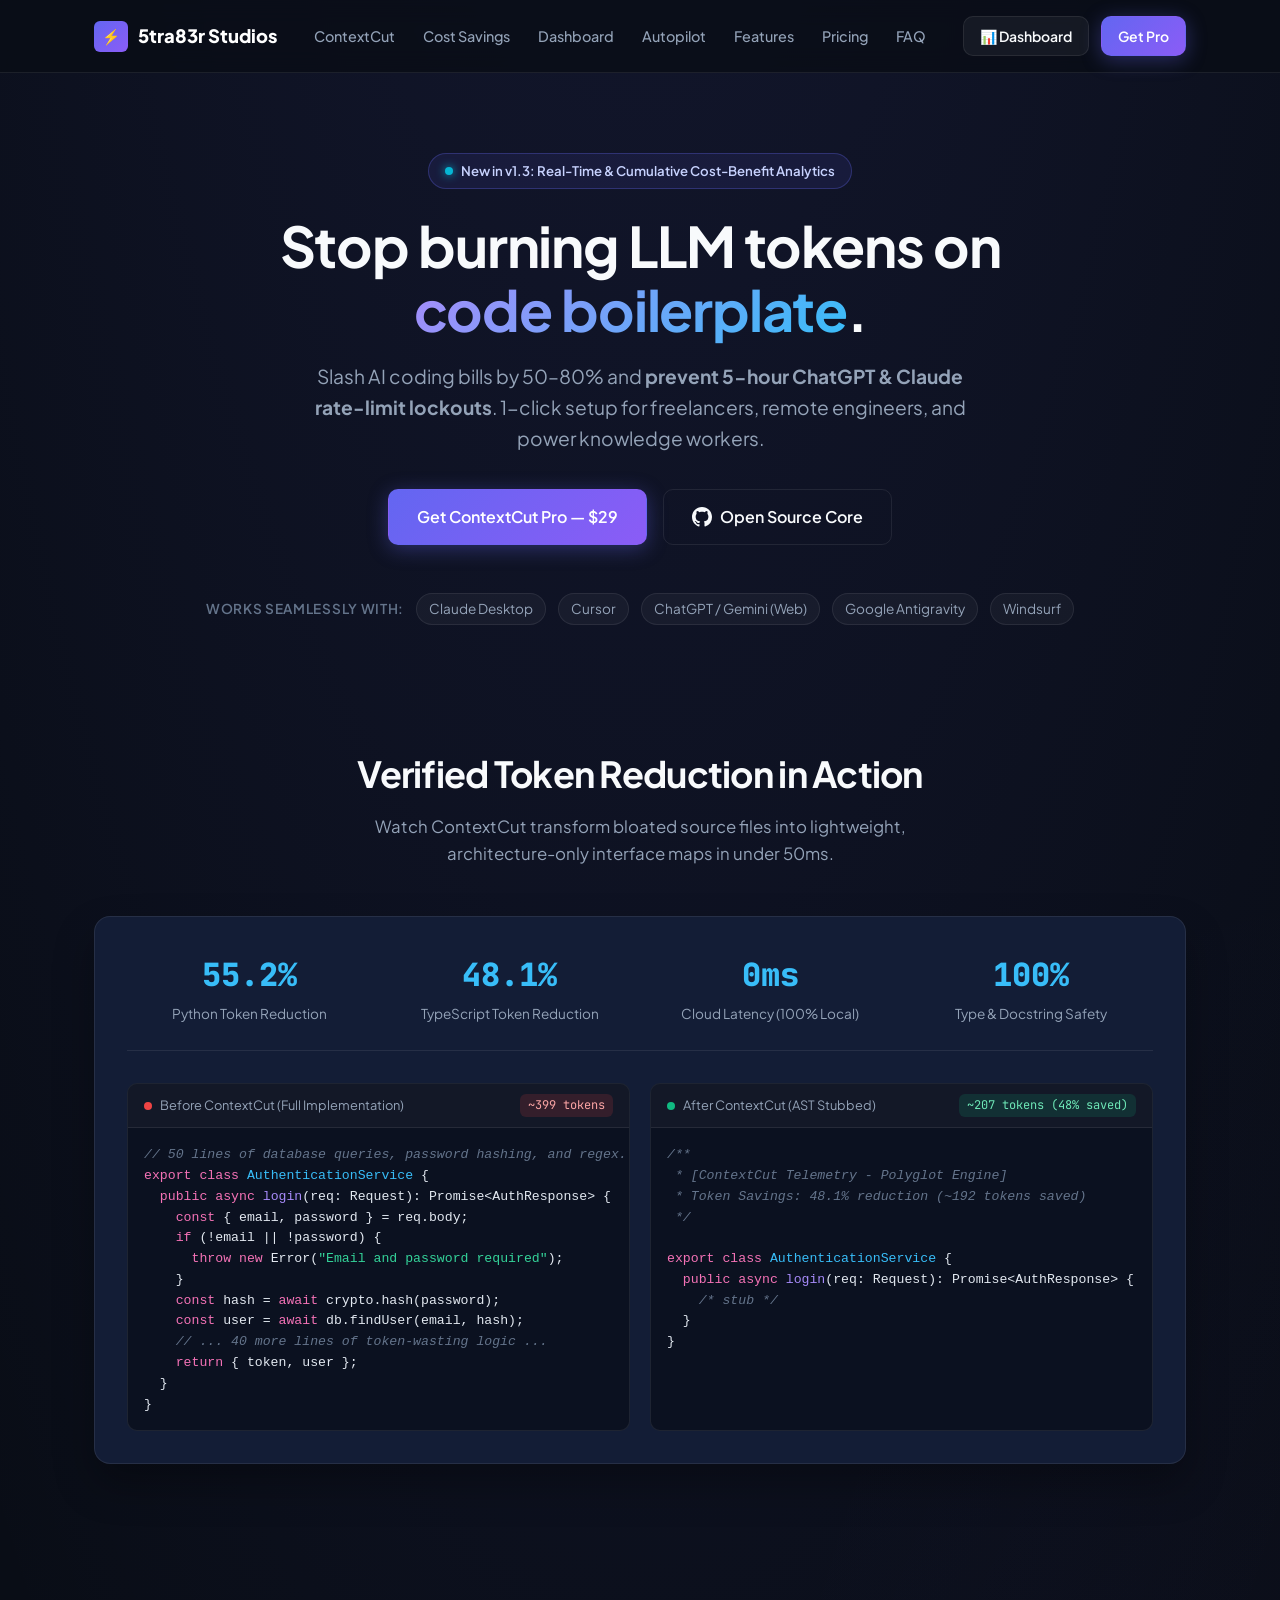
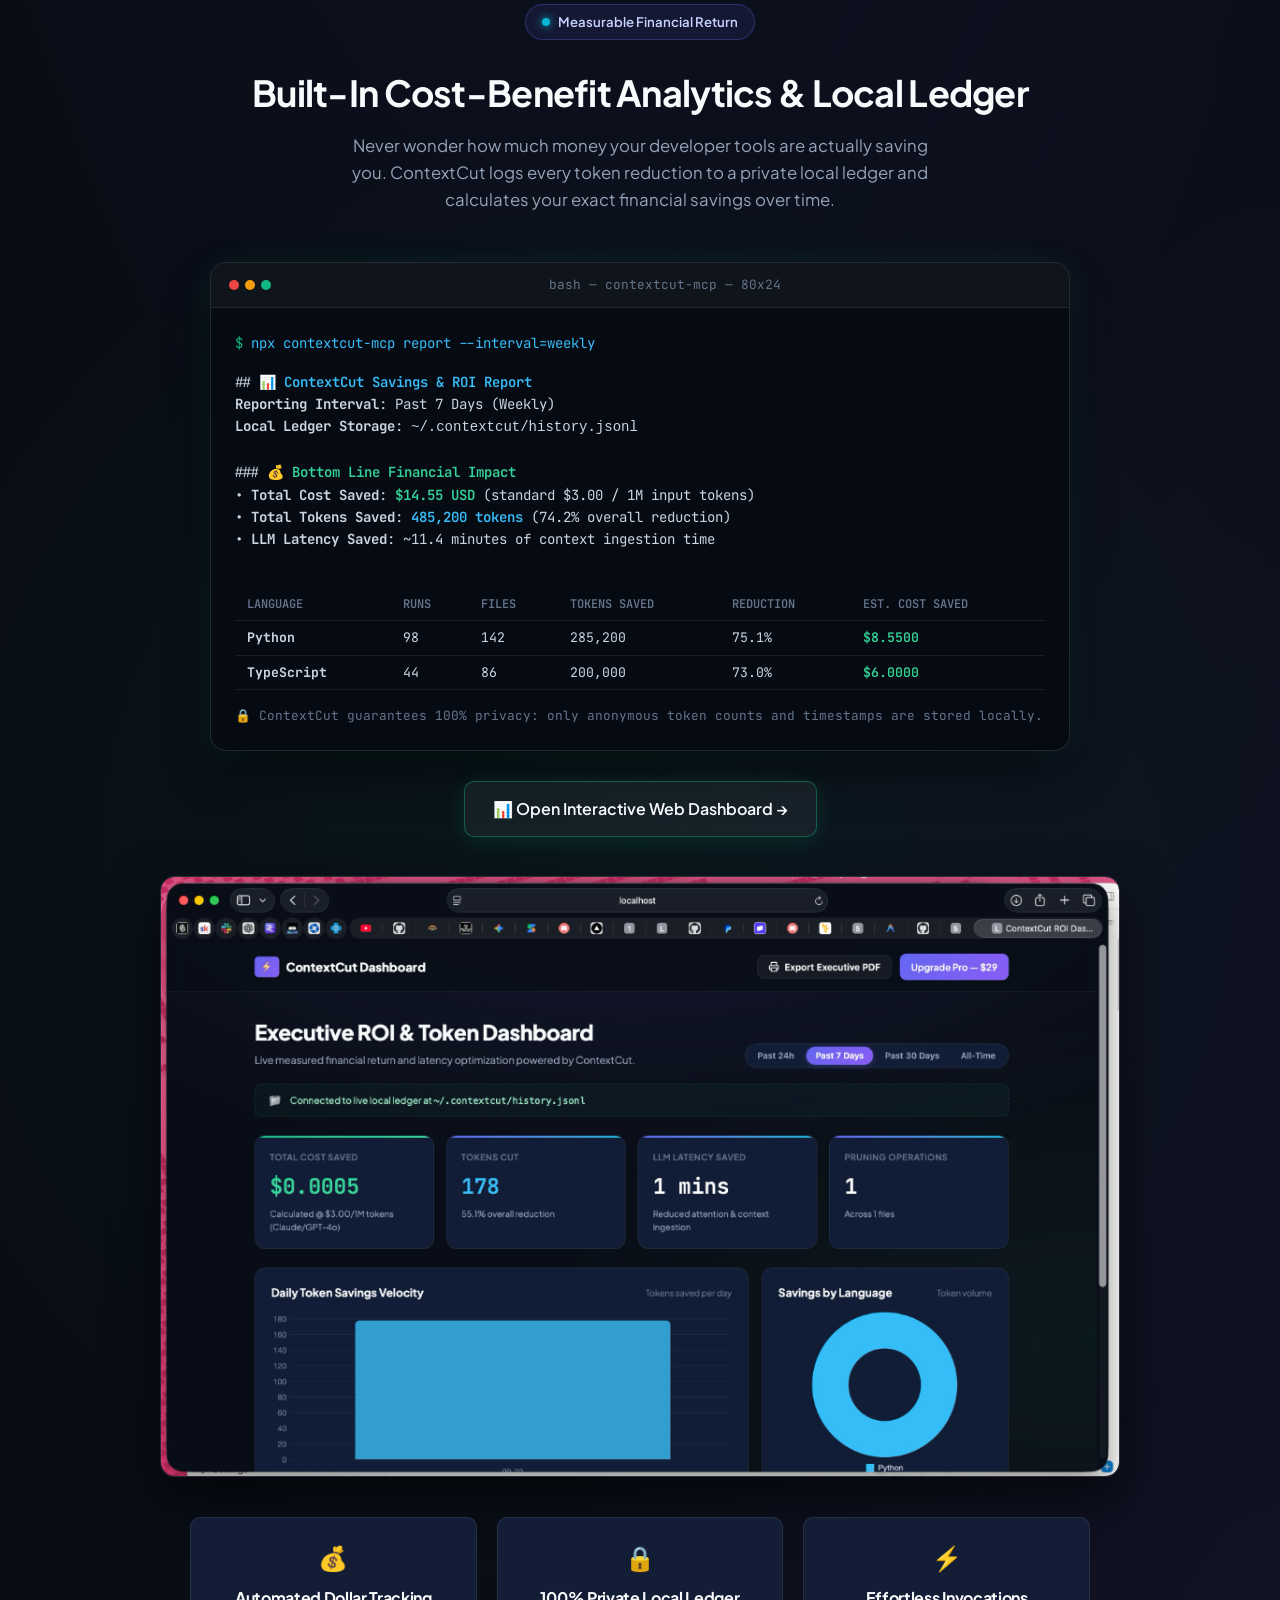
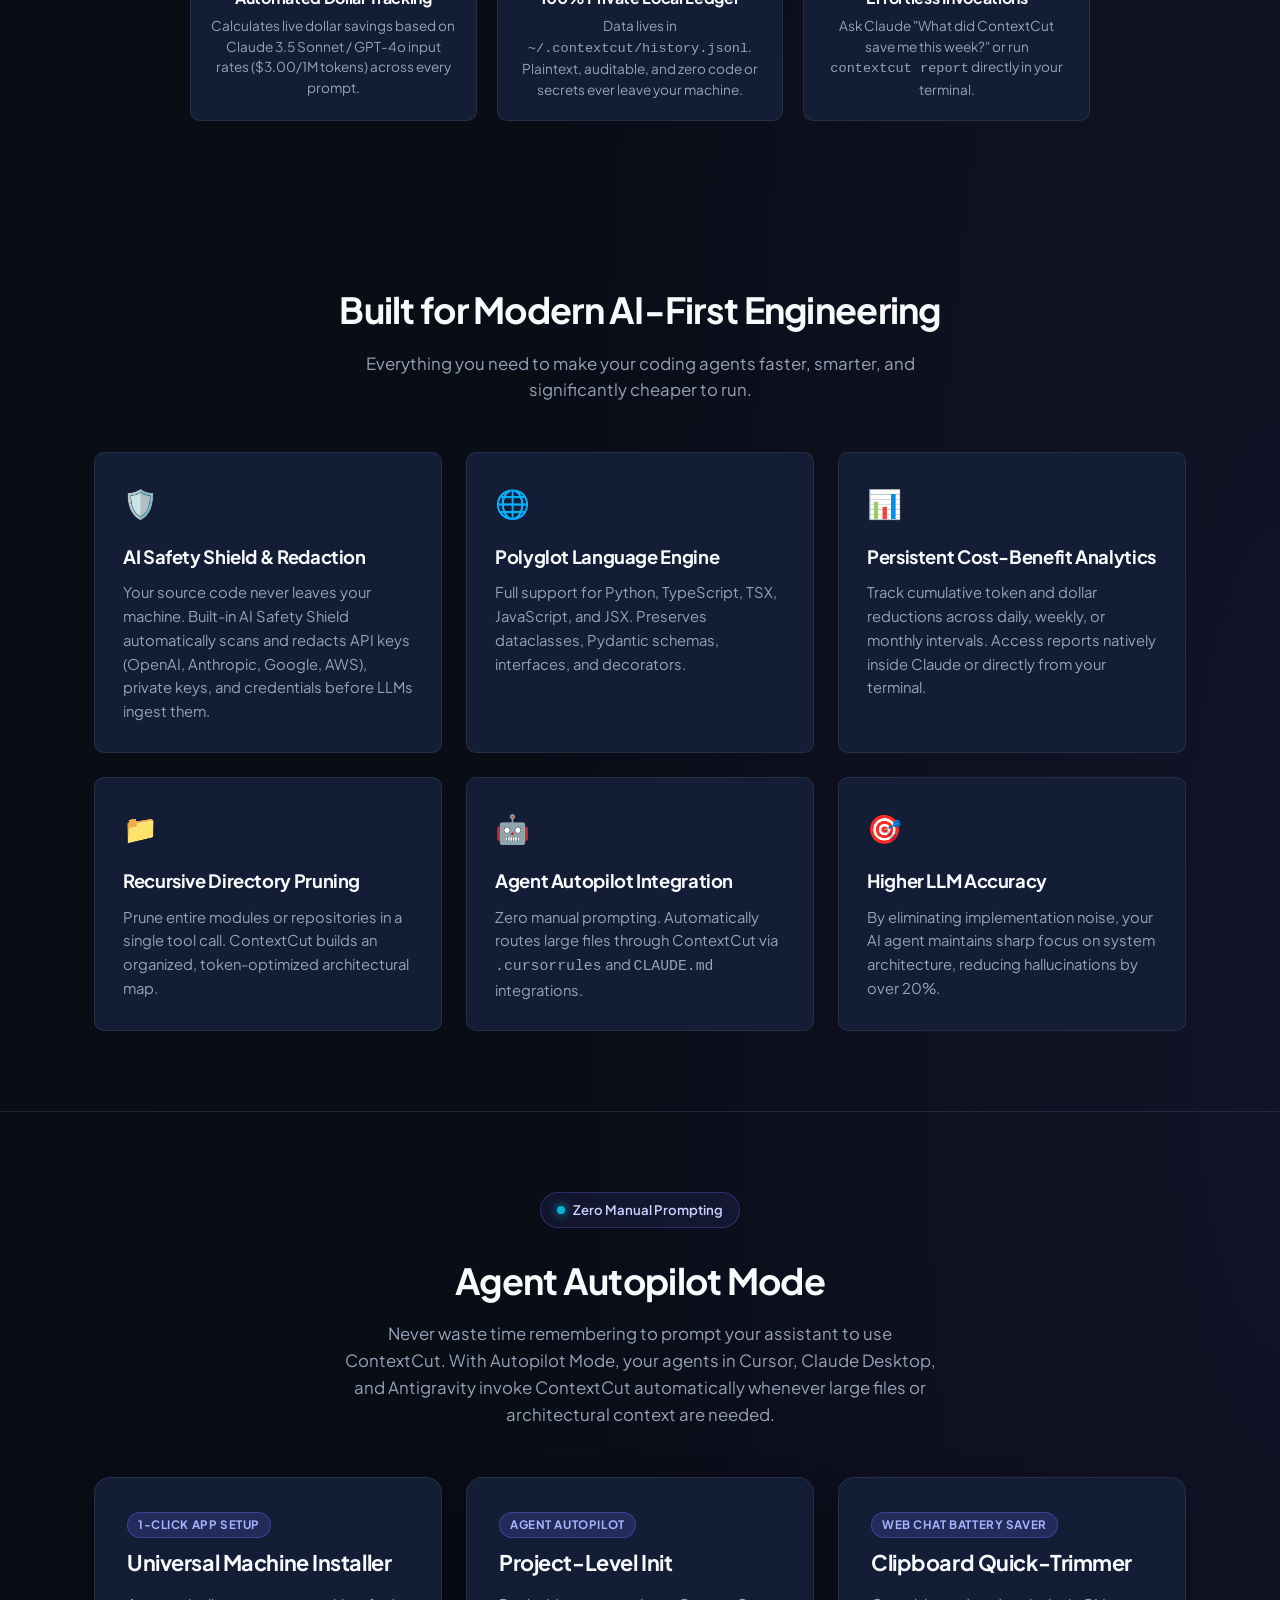
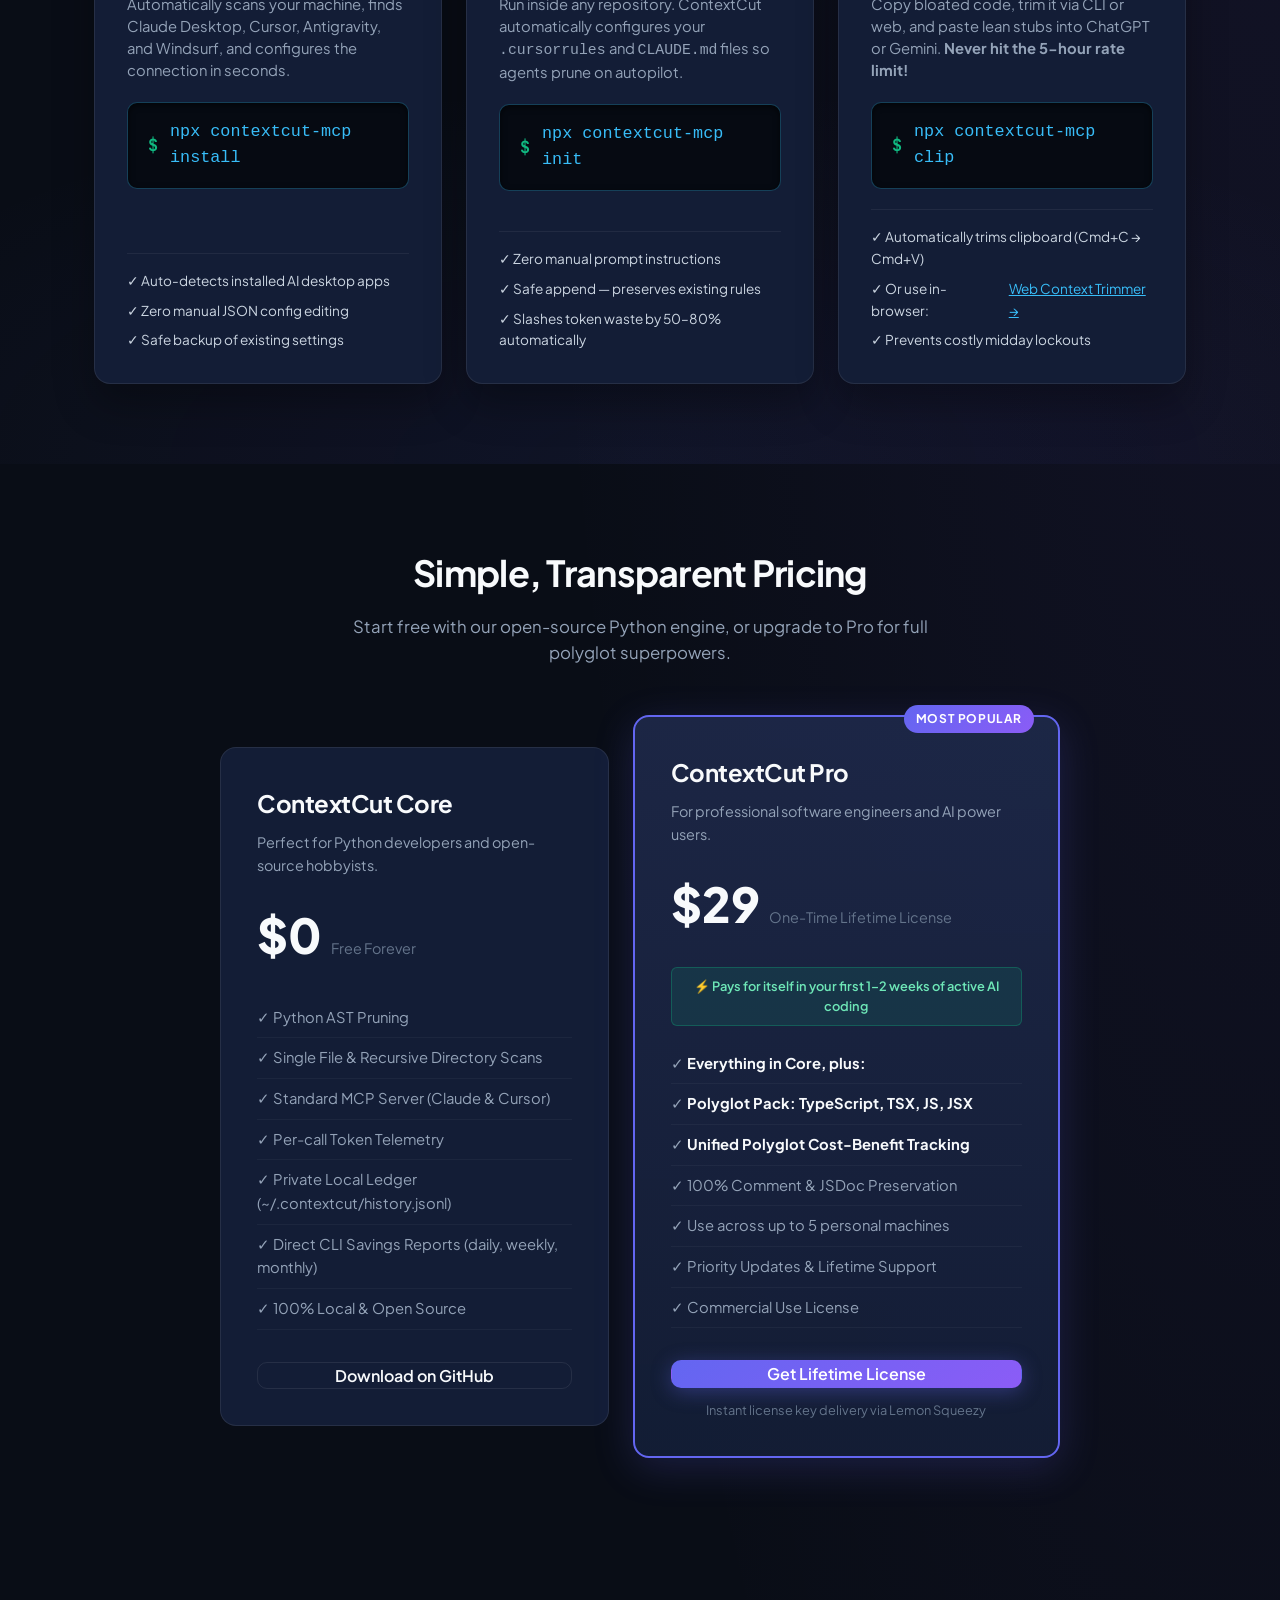
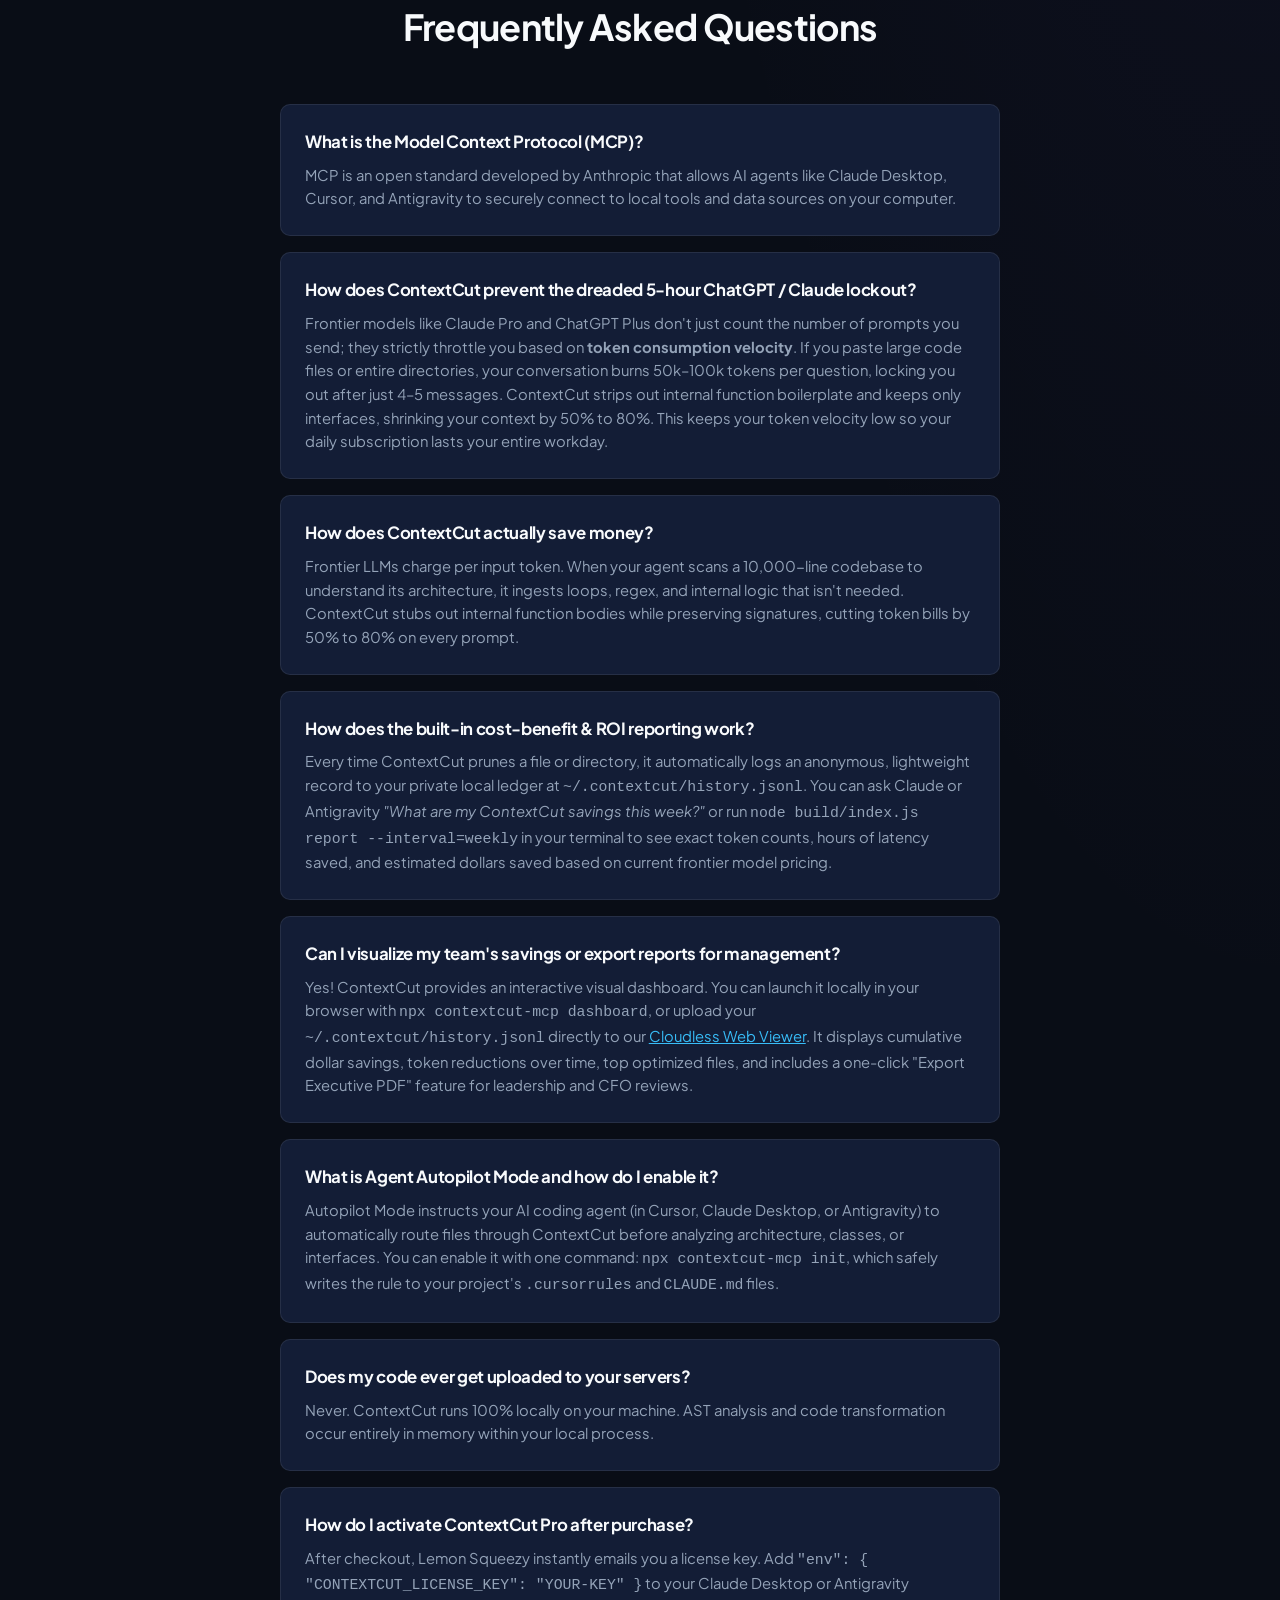
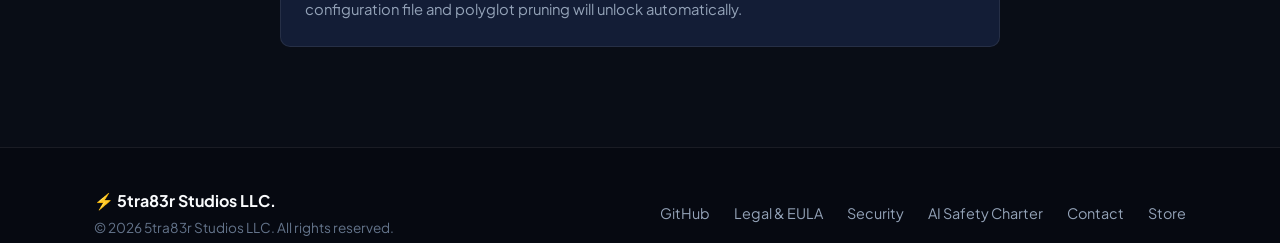
<file: index.html>
<!DOCTYPE html>
<html lang="en">
<head>
  <meta charset="UTF-8">
  <meta name="viewport" content="width=device-width, initial-scale=1.0">
  <title>5tra83r Studios | High-Performance AI Developer Tools</title>
  <meta name="description" content="5tra83r Studios builds AST-powered context optimization tools for AI coding agents. Reduce token waste by 50-80% with ContextCut.">
  <link rel="preconnect" href="https://fonts.googleapis.com">
  <link rel="preconnect" href="https://fonts.gstatic.com" crossorigin>
  <link href="https://fonts.googleapis.com/css2?family=Plus+Jakarta+Sans:wght@400;500;600;700;800&family=JetBrains+Mono:wght@400;500;600&display=swap" rel="stylesheet">
  <link rel="stylesheet" href="styles.css">
</head>
<body>

  <!-- Navigation -->
  <header class="navbar">
    <div class="nav-container">
      <a href="#" class="brand-logo">
        <span class="logo-mark">⚡</span>
        <span class="brand-name">5tra83r Studios</span>
      </a>
      <nav class="nav-links">
        <a href="#product">ContextCut</a>
        <a href="#savings">Cost Savings</a>
        <a href="viewer/">Dashboard</a>
        <a href="#autopilot">Autopilot</a>
        <a href="#features">Features</a>
        <a href="#pricing">Pricing</a>
        <a href="#faq">FAQ</a>
      </nav>
      <div class="nav-actions">
        <a href="viewer/" class="btn btn-secondary btn-sm">📊 Dashboard</a>
        <a href="#pricing" class="btn btn-primary btn-sm">Get Pro</a>
      </div>
    </div>
  </header>

  <!-- Hero Section -->
  <main>
    <section class="hero-section">
      <div class="container">
        <div class="badge-pill">
          <span class="badge-dot"></span>
          <span>New in v1.3: Real-Time & Cumulative Cost-Benefit Analytics</span>
        </div>
        <h1 class="hero-title">
          Stop burning LLM tokens on <span class="gradient-text">code boilerplate</span>.
        </h1>
        <p class="hero-subtitle">
          Slash AI coding bills by 50–80% and <strong>prevent 5-hour ChatGPT & Claude rate-limit lockouts</strong>. 1-click setup for freelancers, remote engineers, and power knowledge workers.
        </p>

        <div class="hero-cta-group">
          <a href="#pricing" class="btn btn-primary btn-lg">Get ContextCut Pro — $29</a>
          <a href="https://github.com/j-straber/contextcut-mcp" target="_blank" class="btn btn-outline btn-lg">
            <svg width="20" height="20" viewBox="0 0 24 24" fill="currentColor">
              <path d="M12 0C5.37 0 0 5.37 0 12c0 5.31 3.435 9.795 8.205 11.385.6.105.825-.255.825-.57 0-.285-.015-1.23-.015-2.235-3.015.555-3.795-.735-4.035-1.41-.135-.345-.72-1.41-1.23-1.695-.42-.225-1.02-.78-.015-.795.945-.015 1.62.87 1.845 1.23 1.08 1.815 2.805 1.305 3.495.99.105-.78.42-1.305.765-1.605-2.67-.3-5.46-1.335-5.46-5.925 0-1.305.465-2.385 1.23-3.225-.12-.3-.54-1.53.12-3.18 0 0 1.005-.315 3.3 1.23.96-.27 1.98-.405 3-.405s2.04.135 3 .405c2.295-1.56 3.3-1.23 3.3-1.23.66 1.65.24 2.88.12 3.18.765.84 1.23 1.905 1.23 3.225 0 4.605-2.805 5.625-5.475 5.925.435.375.81 1.095.81 2.22 0 1.605-.015 2.895-.015 3.3 0 .315.225.69.825.57A12.02 12.02 0 0024 12c0-6.63-5.37-12-12-12z"/>
            </svg>
            Open Source Core
          </a>
        </div>

        <!-- Compatible With Banner -->
        <div class="compatibility-bar">
          <span class="compat-label">Works Seamlessly With:</span>
          <span class="compat-tag">Claude Desktop</span>
          <span class="compat-tag">Cursor</span>
          <span class="compat-tag">ChatGPT / Gemini (Web)</span>
          <span class="compat-tag">Google Antigravity</span>
          <span class="compat-tag">Windsurf</span>
        </div>
      </div>
    </section>

    <!-- Live Telemetry / Before & After Section -->
    <section id="product" class="demo-section">
      <div class="container">
        <div class="section-header">
          <h2 class="section-title">Verified Token Reduction in Action</h2>
          <p class="section-desc">Watch ContextCut transform bloated source files into lightweight, architecture-only interface maps in under 50ms.</p>
        </div>

        <div class="telemetry-card">
          <div class="telemetry-stats-grid">
            <div class="stat-box">
              <span class="stat-number">55.2%</span>
              <span class="stat-label">Python Token Reduction</span>
            </div>
            <div class="stat-box">
              <span class="stat-number">48.1%</span>
              <span class="stat-label">TypeScript Token Reduction</span>
            </div>
            <div class="stat-box">
              <span class="stat-number">0ms</span>
              <span class="stat-label">Cloud Latency (100% Local)</span>
            </div>
            <div class="stat-box">
              <span class="stat-number">100%</span>
              <span class="stat-label">Type & Docstring Safety</span>
            </div>
          </div>

          <div class="code-compare-container">
            <div class="code-panel">
              <div class="code-panel-header">
                <span class="status-indicator red"></span>
                <span>Before ContextCut (Full Implementation)</span>
                <span class="token-pill">~399 tokens</span>
              </div>
              <pre><code><span class="comment">// 50 lines of database queries, password hashing, and regex...</span>
<span class="keyword">export class</span> <span class="type">AuthenticationService</span> {
  <span class="keyword">public async</span> <span class="func">login</span>(req: Request): Promise&lt;AuthResponse&gt; {
    <span class="keyword">const</span> { email, password } = req.body;
    <span class="keyword">if</span> (!email || !password) {
      <span class="keyword">throw new</span> Error(<span class="string">"Email and password required"</span>);
    }
    <span class="keyword">const</span> hash = <span class="keyword">await</span> crypto.hash(password);
    <span class="keyword">const</span> user = <span class="keyword">await</span> db.findUser(email, hash);
    <span class="comment">// ... 40 more lines of token-wasting logic ...</span>
    <span class="keyword">return</span> { token, user };
  }
}</code></pre>
            </div>

            <div class="code-panel">
              <div class="code-panel-header">
                <span class="status-indicator green"></span>
                <span>After ContextCut (AST Stubbed)</span>
                <span class="token-pill green">~207 tokens (48% saved)</span>
              </div>
              <pre><code><span class="comment">/**
 * [ContextCut Telemetry - Polyglot Engine]
 * Token Savings: 48.1% reduction (~192 tokens saved)
 */</span>

<span class="keyword">export class</span> <span class="type">AuthenticationService</span> {
  <span class="keyword">public async</span> <span class="func">login</span>(req: Request): Promise&lt;AuthResponse&gt; { 
    <span class="comment">/* stub */</span> 
  }
}</code></pre>
            </div>
          </div>
        </div>
      </div>
    </section>

    <!-- Persistent ROI & Cost-Benefit Analytics Section -->
    <section id="savings" class="roi-section">
      <div class="container">
        <div class="section-header">
          <div class="badge-pill">
            <span class="badge-dot"></span>
            <span>Measurable Financial Return</span>
          </div>
          <h2 class="section-title">Built-In Cost-Benefit Analytics & Local Ledger</h2>
          <p class="section-desc">Never wonder how much money your developer tools are actually saving you. ContextCut logs every token reduction to a private local ledger and calculates your exact financial savings over time.</p>
        </div>

        <!-- Terminal Window Preview -->
        <div class="terminal-window">
          <div class="terminal-header">
            <div class="terminal-dots">
              <span class="terminal-dot close"></span>
              <span class="terminal-dot min"></span>
              <span class="terminal-dot max"></span>
            </div>
            <span class="terminal-title">bash — contextcut-mcp — 80x24</span>
          </div>
          <div class="terminal-body">
            <div class="terminal-cmd">
              <span class="prompt-symbol">$</span>
              <span>npx contextcut-mcp report --interval=weekly</span>
            </div>
            <div class="terminal-output">
              <p>## 📊 <span class="terminal-highlight-cyan">ContextCut Savings & ROI Report</span></p>
              <p><strong>Reporting Interval</strong>: Past 7 Days (Weekly)</p>
              <p><strong>Local Ledger Storage</strong>: <code>~/.contextcut/history.jsonl</code></p>
              <br>
              <p>### 💰 <span class="terminal-highlight-green">Bottom Line Financial Impact</span></p>
              <p>• <strong>Total Cost Saved</strong>: <span class="terminal-highlight-green">$14.55 USD</span> (standard $3.00 / 1M input tokens)</p>
              <p>• <strong>Total Tokens Saved</strong>: <span class="terminal-highlight-cyan">485,200 tokens</span> (74.2% overall reduction)</p>
              <p>• <strong>LLM Latency Saved</strong>: ~11.4 minutes of context ingestion time</p>
              <br>
              <table class="terminal-table">
                <thead>
                  <tr>
                    <th>Language</th>
                    <th>Runs</th>
                    <th>Files</th>
                    <th>Tokens Saved</th>
                    <th>Reduction</th>
                    <th>Est. Cost Saved</th>
                  </tr>
                </thead>
                <tbody>
                  <tr>
                    <td><strong>Python</strong></td>
                    <td>98</td>
                    <td>142</td>
                    <td>285,200</td>
                    <td>75.1%</td>
                    <td class="terminal-highlight-green">$8.5500</td>
                  </tr>
                  <tr>
                    <td><strong>TypeScript</strong></td>
                    <td>44</td>
                    <td>86</td>
                    <td>200,000</td>
                    <td>73.0%</td>
                    <td class="terminal-highlight-green">$6.0000</td>
                  </tr>
                </tbody>
              </table>
              <p style="color: #64748b; font-size: 0.8rem; margin-top: 12px;">🔒 ContextCut guarantees 100% privacy: only anonymous token counts and timestamps are stored locally.</p>
            </div>
          </div>
        </div>

        <div style="text-align: center; margin: -10px auto 40px;">
          <a href="viewer/" class="btn btn-secondary btn-lg" style="border-color: rgba(16, 185, 129, 0.4); box-shadow: 0 4px 20px rgba(16, 185, 129, 0.15); margin-bottom: 24px; display: inline-flex;">
            <span>📊 Open Interactive Web Dashboard &rarr;</span>
          </a>
          <div style="max-width: 960px; margin: 15px auto 0; border-radius: 14px; overflow: hidden; border: 1px solid rgba(255,255,255,0.12); box-shadow: 0 20px 50px rgba(0,0,0,0.6);">
            <a href="viewer/" title="Launch Interactive Web Dashboard">
              <img src="assets/dashboard_preview.png" alt="ContextCut Executive ROI & Token Dashboard" style="width: 100%; display: block; border-radius: 14px; transition: transform 0.3s ease;" onmouseover="this.style.transform='scale(1.008)'" onmouseout="this.style.transform='scale(1.0)'" />
            </a>
          </div>
        </div>

        <!-- 3 Feature Highlight Boxes -->
        <div class="roi-highlights-grid">
          <div class="roi-highlight-item">
            <div class="roi-highlight-icon">💰</div>
            <h4 class="roi-highlight-title">Automated Dollar Tracking</h4>
            <p class="roi-highlight-desc">Calculates live dollar savings based on Claude 3.5 Sonnet / GPT-4o input rates ($3.00/1M tokens) across every prompt.</p>
          </div>
          <div class="roi-highlight-item">
            <div class="roi-highlight-icon">🔒</div>
            <h4 class="roi-highlight-title">100% Private Local Ledger</h4>
            <p class="roi-highlight-desc">Data lives in <code>~/.contextcut/history.jsonl</code>. Plaintext, auditable, and zero code or secrets ever leave your machine.</p>
          </div>
          <div class="roi-highlight-item">
            <div class="roi-highlight-icon">⚡</div>
            <h4 class="roi-highlight-title">Effortless Invocations</h4>
            <p class="roi-highlight-desc">Ask Claude "What did ContextCut save me this week?" or run <code>contextcut report</code> directly in your terminal.</p>
          </div>
        </div>
      </div>
    </section>

    <!-- Features Grid -->
    <section id="features" class="features-section">
      <div class="container">
        <div class="section-header">
          <h2 class="section-title">Built for Modern AI-First Engineering</h2>
          <p class="section-desc">Everything you need to make your coding agents faster, smarter, and significantly cheaper to run.</p>
        </div>

        <div class="features-grid">
          <div class="feature-card">
            <div class="feature-icon">🛡️</div>
            <h3 class="feature-title">AI Safety Shield & Redaction</h3>
            <p class="feature-text">Your source code never leaves your machine. Built-in AI Safety Shield automatically scans and redacts API keys (OpenAI, Anthropic, Google, AWS), private keys, and credentials before LLMs ingest them.</p>
          </div>

          <div class="feature-card">
            <div class="feature-icon">🌐</div>
            <h3 class="feature-title">Polyglot Language Engine</h3>
            <p class="feature-text">Full support for Python, TypeScript, TSX, JavaScript, and JSX. Preserves dataclasses, Pydantic schemas, interfaces, and decorators.</p>
          </div>

          <div class="feature-card">
            <div class="feature-icon">📊</div>
            <h3 class="feature-title">Persistent Cost-Benefit Analytics</h3>
            <p class="feature-text">Track cumulative token and dollar reductions across daily, weekly, or monthly intervals. Access reports natively inside Claude or directly from your terminal.</p>
          </div>

          <div class="feature-card">
            <div class="feature-icon">📁</div>
            <h3 class="feature-title">Recursive Directory Pruning</h3>
            <p class="feature-text">Prune entire modules or repositories in a single tool call. ContextCut builds an organized, token-optimized architectural map.</p>
          </div>

          <div class="feature-card">
            <div class="feature-icon">🤖</div>
            <h3 class="feature-title">Agent Autopilot Integration</h3>
            <p class="feature-text">Zero manual prompting. Automatically routes large files through ContextCut via <code>.cursorrules</code> and <code>CLAUDE.md</code> integrations.</p>
          </div>

          <div class="feature-card">
            <div class="feature-icon">🎯</div>
            <h3 class="feature-title">Higher LLM Accuracy</h3>
            <p class="feature-text">By eliminating implementation noise, your AI agent maintains sharp focus on system architecture, reducing hallucinations by over 20%.</p>
          </div>
        </div>
      </div>
    </section>

    <!-- Dedicated Autopilot Mode Section -->
    <section id="autopilot" class="autopilot-section">
      <div class="container">
        <div class="section-header">
          <div class="badge-pill">
            <span class="badge-dot"></span>
            <span>Zero Manual Prompting</span>
          </div>
          <h2 class="section-title">Agent Autopilot Mode</h2>
          <p class="section-desc">Never waste time remembering to prompt your assistant to use ContextCut. With Autopilot Mode, your agents in Cursor, Claude Desktop, and Antigravity invoke ContextCut automatically whenever large files or architectural context are needed.</p>
        </div>

        <div class="autopilot-grid">
          <!-- Card 1: 1-Click Machine Setup -->
          <div class="autopilot-card">
            <div class="autopilot-card-header">
              <span class="autopilot-step-badge">1-CLICK APP SETUP</span>
              <h3>Universal Machine Installer</h3>
            </div>
            <p>Automatically scans your machine, finds Claude Desktop, Cursor, Antigravity, and Windsurf, and configures the connection in seconds.</p>
            <div class="autopilot-code-block">
              <span class="prompt-symbol" style="color: #10b981; font-weight: bold;">$</span>
              <code>npx contextcut-mcp install</code>
            </div>
            <ul class="autopilot-card-checks">
              <li>✓ Auto-detects installed AI desktop apps</li>
              <li>✓ Zero manual JSON config editing</li>
              <li>✓ Safe backup of existing settings</li>
            </ul>
          </div>

          <!-- Card 2: 1-Click Project Autopilot -->
          <div class="autopilot-card">
            <div class="autopilot-card-header">
              <span class="autopilot-step-badge">AGENT AUTOPILOT</span>
              <h3>Project-Level Init</h3>
            </div>
            <p>Run inside any repository. ContextCut automatically configures your <code>.cursorrules</code> and <code>CLAUDE.md</code> files so agents prune on autopilot.</p>
            <div class="autopilot-code-block">
              <span class="prompt-symbol" style="color: #10b981; font-weight: bold;">$</span>
              <code>npx contextcut-mcp init</code>
            </div>
            <ul class="autopilot-card-checks">
              <li>✓ Zero manual prompt instructions</li>
              <li>✓ Safe append — preserves existing rules</li>
              <li>✓ Slashes token waste by 50–80% automatically</li>
            </ul>
          </div>

          <!-- Card 3: Clipboard Trimmer for Web Chats -->
          <div class="autopilot-card">
            <div class="autopilot-card-header">
              <span class="autopilot-step-badge">WEB CHAT BATTERY SAVER</span>
              <h3>Clipboard Quick-Trimmer</h3>
            </div>
            <p>Copy bloated code, trim it via CLI or web, and paste lean stubs into ChatGPT or Gemini. <strong>Never hit the 5-hour rate limit!</strong></p>
            <div class="autopilot-code-block">
              <span class="prompt-symbol" style="color: #10b981; font-weight: bold;">$</span>
              <code>npx contextcut-mcp clip</code>
            </div>
            <ul class="autopilot-card-checks">
              <li>✓ Automatically trims clipboard (Cmd+C &rarr; Cmd+V)</li>
              <li>✓ Or use in-browser: <a href="viewer/#trimmer" style="color: #38bdf8;">Web Context Trimmer &rarr;</a></li>
              <li>✓ Prevents costly midday lockouts</li>
            </ul>
          </div>
        </div>
      </div>
    </section>

    <!-- Pricing Section -->
    <section id="pricing" class="pricing-section">
      <div class="container">
        <div class="section-header">
          <h2 class="section-title">Simple, Transparent Pricing</h2>
          <p class="section-desc">Start free with our open-source Python engine, or upgrade to Pro for full polyglot superpowers.</p>
        </div>

        <div class="pricing-cards-container">
          <!-- Free Tier -->
          <div class="pricing-card">
            <div class="pricing-header">
              <h3 class="tier-name">ContextCut Core</h3>
              <p class="tier-desc">Perfect for Python developers and open-source hobbyists.</p>
              <div class="price-box">
                <span class="price-val">$0</span>
                <span class="price-sub">Free Forever</span>
              </div>
            </div>
            <ul class="tier-features">
              <li>✓ Python AST Pruning</li>
              <li>✓ Single File & Recursive Directory Scans</li>
              <li>✓ Standard MCP Server (Claude & Cursor)</li>
              <li>✓ Per-call Token Telemetry</li>
              <li>✓ Private Local Ledger (~/.contextcut/history.jsonl)</li>
              <li>✓ Direct CLI Savings Reports (daily, weekly, monthly)</li>
              <li>✓ 100% Local & Open Source</li>
            </ul>
            <a href="https://github.com/j-straber/contextcut-mcp" target="_blank" class="btn btn-outline btn-block">Download on GitHub</a>
          </div>

          <!-- Pro Tier -->
          <div class="pricing-card featured">
            <div class="popular-badge">MOST POPULAR</div>
            <div class="pricing-header">
              <h3 class="tier-name">ContextCut Pro</h3>
              <p class="tier-desc">For professional software engineers and AI power users.</p>
              <div class="price-box">
                <span class="price-val">$29</span>
                <span class="price-sub">One-Time Lifetime License</span>
              </div>
            </div>
            <div class="roi-callout">⚡ Pays for itself in your first 1–2 weeks of active AI coding</div>
            <ul class="tier-features">
              <li>✓ <strong>Everything in Core, plus:</strong></li>
              <li>✓ <strong>Polyglot Pack: TypeScript, TSX, JS, JSX</strong></li>
              <li>✓ <strong>Unified Polyglot Cost-Benefit Tracking</strong></li>
              <li>✓ 100% Comment & JSDoc Preservation</li>
              <li>✓ Use across up to 5 personal machines</li>
              <li>✓ Priority Updates & Lifetime Support</li>
              <li>✓ Commercial Use License</li>
            </ul>
            <a href="https://5tra83r.lemonsqueezy.com/buy/contextcut-pro" class="btn btn-primary btn-block">Get Lifetime License</a>
            <p class="guarantee-text">Instant license key delivery via Lemon Squeezy</p>
          </div>
        </div>
      </div>
    </section>

    <!-- FAQ Section -->
    <section id="faq" class="faq-section">
      <div class="container">
        <div class="section-header">
          <h2 class="section-title">Frequently Asked Questions</h2>
        </div>

        <div class="faq-list">
          <div class="faq-item">
            <h4>What is the Model Context Protocol (MCP)?</h4>
            <p>MCP is an open standard developed by Anthropic that allows AI agents like Claude Desktop, Cursor, and Antigravity to securely connect to local tools and data sources on your computer.</p>
          </div>

          <div class="faq-item">
            <h4>How does ContextCut prevent the dreaded 5-hour ChatGPT / Claude lockout?</h4>
            <p>Frontier models like Claude Pro and ChatGPT Plus don't just count the number of prompts you send; they strictly throttle you based on <strong>token consumption velocity</strong>. If you paste large code files or entire directories, your conversation burns 50k–100k tokens per question, locking you out after just 4–5 messages. ContextCut strips out internal function boilerplate and keeps only interfaces, shrinking your context by 50% to 80%. This keeps your token velocity low so your daily subscription lasts your entire workday.</p>
          </div>

          <div class="faq-item">
            <h4>How does ContextCut actually save money?</h4>
            <p>Frontier LLMs charge per input token. When your agent scans a 10,000-line codebase to understand its architecture, it ingests loops, regex, and internal logic that isn't needed. ContextCut stubs out internal function bodies while preserving signatures, cutting token bills by 50% to 80% on every prompt.</p>
          </div>

          <div class="faq-item">
            <h4>How does the built-in cost-benefit & ROI reporting work?</h4>
            <p>Every time ContextCut prunes a file or directory, it automatically logs an anonymous, lightweight record to your private local ledger at <code>~/.contextcut/history.jsonl</code>. You can ask Claude or Antigravity <em>"What are my ContextCut savings this week?"</em> or run <code>node build/index.js report --interval=weekly</code> in your terminal to see exact token counts, hours of latency saved, and estimated dollars saved based on current frontier model pricing.</p>
          </div>

          <div class="faq-item">
            <h4>Can I visualize my team's savings or export reports for management?</h4>
            <p>Yes! ContextCut provides an interactive visual dashboard. You can launch it locally in your browser with <code>npx contextcut-mcp dashboard</code>, or upload your <code>~/.contextcut/history.jsonl</code> directly to our <a href="viewer/" style="color: #38bdf8;">Cloudless Web Viewer</a>. It displays cumulative dollar savings, token reductions over time, top optimized files, and includes a one-click "Export Executive PDF" feature for leadership and CFO reviews.</p>
          </div>

          <div class="faq-item">
            <h4>What is Agent Autopilot Mode and how do I enable it?</h4>
            <p>Autopilot Mode instructs your AI coding agent (in Cursor, Claude Desktop, or Antigravity) to automatically route files through ContextCut before analyzing architecture, classes, or interfaces. You can enable it with one command: <code>npx contextcut-mcp init</code>, which safely writes the rule to your project's <code>.cursorrules</code> and <code>CLAUDE.md</code> files.</p>
          </div>

          <div class="faq-item">
            <h4>Does my code ever get uploaded to your servers?</h4>
            <p>Never. ContextCut runs 100% locally on your machine. AST analysis and code transformation occur entirely in memory within your local process.</p>
          </div>

          <div class="faq-item">
            <h4>How do I activate ContextCut Pro after purchase?</h4>
            <p>After checkout, Lemon Squeezy instantly emails you a license key. Add <code>"env": { "CONTEXTCUT_LICENSE_KEY": "YOUR-KEY" }</code> to your Claude Desktop or Antigravity configuration file and polyglot pruning will unlock automatically.</p>
          </div>
        </div>
      </div>
    </section>
  </main>

  <!-- Footer -->
  <footer class="footer">
    <div class="container footer-content">
      <div class="footer-left">
        <p class="footer-brand">⚡ 5tra83r Studios LLC.</p>
        <p class="footer-copy">© 2026 5tra83r Studios LLC. All rights reserved.</p>
      </div>
      <div class="footer-links">
        <a href="https://github.com/j-straber/contextcut-mcp">GitHub</a>
        <a href="LEGAL.md">Legal & EULA</a>
        <a href="SECURITY.md">Security</a>
        <a href="AI_SAFETY_AND_ETHICS.md">AI Safety Charter</a>
        <a href="mailto:contact@5tra83rstudios.com">Contact</a>
        <a href="https://5tra83r.lemonsqueezy.com/buy/contextcut-pro">Store</a>
      </div>
    </div>
  </footer>

</body>
</html>
</file>
<file: styles.css>
:root {
  --bg-primary: #090d16;
  --bg-secondary: #0f172a;
  --bg-card: #131d36;
  --bg-card-hover: #192545;
  --border-color: rgba(255, 255, 255, 0.08);
  --border-glow: rgba(99, 102, 241, 0.3);
  --text-primary: #f8fafc;
  --text-secondary: #94a3b8;
  --text-muted: #64748b;
  --accent-purple: #8b5cf6;
  --accent-indigo: #6366f1;
  --accent-cyan: #06b6d4;
  --accent-green: #10b981;
  --accent-red: #ef4444;
  --radius-sm: 6px;
  --radius-md: 10px;
  --radius-lg: 16px;
  --radius-full: 9999px;
  --font-sans: 'Plus Jakarta Sans', -apple-system, BlinkMacSystemFont, sans-serif;
  --font-mono: 'JetBrains Mono', monospace;
}

* {
  margin: 0;
  padding: 0;
  box-sizing: border-box;
}

body {
  background-color: var(--bg-primary);
  color: var(--text-primary);
  font-family: var(--font-sans);
  line-height: 1.6;
  -webkit-font-smoothing: antialiased;
  background-image: 
    radial-gradient(ellipse 80% 50% at 50% -20%, rgba(99, 102, 241, 0.15), transparent),
    radial-gradient(ellipse 60% 40% at 100% 50%, rgba(139, 92, 246, 0.08), transparent);
  min-height: 100vh;
}

.container {
  max-width: 1140px;
  margin: 0 auto;
  padding: 0 24px;
}

/* Typography & Utilities */
h1, h2, h3, h4 {
  font-weight: 700;
  color: var(--text-primary);
  letter-spacing: -0.02em;
}

.gradient-text {
  background: linear-gradient(135deg, #a78bfa 0%, #38bdf8 100%);
  -webkit-background-clip: text;
  -webkit-text-fill-color: transparent;
}

/* Buttons */
.btn {
  display: inline-flex;
  align-items: center;
  justify-content: center;
  gap: 8px;
  font-weight: 600;
  text-decoration: none;
  border-radius: var(--radius-md);
  transition: all 0.2s ease;
  cursor: pointer;
  border: 1px solid transparent;
}

.btn-sm {
  padding: 8px 16px;
  font-size: 0.875rem;
}

.btn-lg {
  padding: 14px 28px;
  font-size: 1rem;
}

.btn-primary {
  background: linear-gradient(135deg, var(--accent-indigo), var(--accent-purple));
  color: #fff;
  box-shadow: 0 4px 20px rgba(99, 102, 241, 0.35);
}

.btn-primary:hover {
  transform: translateY(-2px);
  box-shadow: 0 8px 25px rgba(99, 102, 241, 0.45);
}

.btn-secondary {
  background-color: rgba(255, 255, 255, 0.05);
  color: var(--text-primary);
  border-color: var(--border-color);
}

.btn-secondary:hover {
  background-color: rgba(255, 255, 255, 0.1);
}

.btn-outline {
  background: transparent;
  color: var(--text-primary);
  border-color: var(--border-color);
}

.btn-outline:hover {
  border-color: var(--text-secondary);
  background-color: rgba(255, 255, 255, 0.03);
}

.btn-block {
  width: 100%;
}

/* Navbar */
.navbar {
  position: sticky;
  top: 0;
  z-index: 100;
  backdrop-filter: blur(12px);
  background-color: rgba(9, 13, 22, 0.8);
  border-bottom: 1px solid var(--border-color);
}

.nav-container {
  max-width: 1140px;
  margin: 0 auto;
  padding: 16px 24px;
  display: flex;
  align-items: center;
  justify-content: space-between;
}

.brand-logo {
  display: flex;
  align-items: center;
  gap: 10px;
  text-decoration: none;
  font-weight: 800;
  font-size: 1.15rem;
  color: #fff;
}

.logo-mark {
  background: linear-gradient(135deg, var(--accent-indigo), var(--accent-purple));
  border-radius: var(--radius-sm);
  padding: 4px 8px;
  font-size: 0.9rem;
}

.nav-links {
  display: flex;
  gap: 28px;
}

.nav-links a {
  color: var(--text-secondary);
  text-decoration: none;
  font-size: 0.9rem;
  font-weight: 500;
  transition: color 0.2s ease;
}

.nav-links a:hover {
  color: #fff;
}

.nav-actions {
  display: flex;
  gap: 12px;
}

/* Hero Section */
.hero-section {
  padding: 80px 0 60px;
  text-align: center;
}

.badge-pill {
  display: inline-flex;
  align-items: center;
  gap: 8px;
  padding: 6px 16px;
  border-radius: var(--radius-full);
  background: rgba(99, 102, 241, 0.1);
  border: 1px solid rgba(99, 102, 241, 0.3);
  font-size: 0.825rem;
  font-weight: 600;
  color: #c7d2fe;
  margin-bottom: 24px;
}

.badge-dot {
  width: 8px;
  height: 8px;
  border-radius: 50%;
  background-color: var(--accent-cyan);
  box-shadow: 0 0 10px var(--accent-cyan);
}

.hero-title {
  font-size: 3.5rem;
  line-height: 1.15;
  margin-bottom: 20px;
  max-width: 850px;
  margin-left: auto;
  margin-right: auto;
}

.hero-subtitle {
  font-size: 1.2rem;
  color: var(--text-secondary);
  max-width: 680px;
  margin: 0 auto 36px;
}

.hero-cta-group {
  display: flex;
  justify-content: center;
  gap: 16px;
  margin-bottom: 48px;
}

.compatibility-bar {
  display: flex;
  align-items: center;
  justify-content: center;
  gap: 12px;
  flex-wrap: wrap;
}

.compat-label {
  font-size: 0.85rem;
  color: var(--text-muted);
  font-weight: 600;
  text-transform: uppercase;
  letter-spacing: 0.05em;
}

.compat-tag {
  background: rgba(255, 255, 255, 0.04);
  border: 1px solid var(--border-color);
  padding: 4px 12px;
  border-radius: var(--radius-full);
  font-size: 0.85rem;
  color: var(--text-secondary);
}

/* Demo Section */
.demo-section {
  padding: 60px 0;
}

.section-header {
  text-align: center;
  margin-bottom: 48px;
}

.section-title {
  font-size: 2.25rem;
  margin-bottom: 12px;
}

.section-desc {
  color: var(--text-secondary);
  font-size: 1.05rem;
  max-width: 600px;
  margin: 0 auto;
}

.telemetry-card {
  background-color: var(--bg-card);
  border: 1px solid var(--border-color);
  border-radius: var(--radius-lg);
  padding: 32px;
  box-shadow: 0 20px 40px rgba(0, 0, 0, 0.3);
}

.telemetry-stats-grid {
  display: grid;
  grid-template-columns: repeat(4, 1fr);
  gap: 16px;
  margin-bottom: 32px;
  border-bottom: 1px solid var(--border-color);
  padding-bottom: 24px;
}

.stat-box {
  text-align: center;
}

.stat-number {
  display: block;
  font-size: 2rem;
  font-weight: 800;
  color: #38bdf8;
  font-family: var(--font-mono);
}

.stat-label {
  font-size: 0.85rem;
  color: var(--text-secondary);
}

.code-compare-container {
  display: grid;
  grid-template-columns: 1fr 1fr;
  gap: 20px;
}

.code-panel {
  background-color: #0b1120;
  border: 1px solid var(--border-color);
  border-radius: var(--radius-md);
  overflow: hidden;
}

.code-panel-header {
  background-color: rgba(255, 255, 255, 0.03);
  padding: 10px 16px;
  display: flex;
  align-items: center;
  font-size: 0.8rem;
  color: var(--text-secondary);
  border-bottom: 1px solid var(--border-color);
  gap: 8px;
}

.token-pill {
  margin-left: auto;
  font-family: var(--font-mono);
  background: rgba(239, 68, 68, 0.15);
  color: #fca5a5;
  padding: 2px 8px;
  border-radius: var(--radius-sm);
  font-size: 0.75rem;
}

.token-pill.green {
  background: rgba(16, 185, 129, 0.15);
  color: #6ee7b7;
}

.status-indicator {
  width: 8px;
  height: 8px;
  border-radius: 50%;
}
.status-indicator.red { background-color: var(--accent-red); }
.status-indicator.green { background-color: var(--accent-green); }

.code-panel pre {
  padding: 16px;
  font-family: var(--font-mono);
  font-size: 0.825rem;
  line-height: 1.5;
  overflow-x: auto;
  color: #e2e8f0;
}

.code-panel .comment { color: #64748b; font-style: italic; }
.code-panel .keyword { color: #f472b6; }
.code-panel .type { color: #38bdf8; }
.code-panel .func { color: #a78bfa; }
.code-panel .string { color: #34d399; }

/* Features Grid */
.features-section {
  padding: 80px 0;
}

.features-grid {
  display: grid;
  grid-template-columns: repeat(3, 1fr);
  gap: 24px;
}

.feature-card {
  background-color: var(--bg-card);
  border: 1px solid var(--border-color);
  border-radius: var(--radius-md);
  padding: 28px;
  transition: all 0.2s ease;
}

.feature-card:hover {
  background-color: var(--bg-card-hover);
  border-color: var(--border-glow);
  transform: translateY(-4px);
}

.feature-icon {
  font-size: 1.75rem;
  margin-bottom: 16px;
}

.feature-title {
  font-size: 1.15rem;
  margin-bottom: 10px;
}

.feature-text {
  font-size: 0.925rem;
  color: var(--text-secondary);
}

/* Pricing Section */
.pricing-section {
  padding: 80px 0;
}

.pricing-cards-container {
  display: grid;
  grid-template-columns: 1fr 1.1fr;
  gap: 24px;
  max-width: 840px;
  margin: 0 auto;
  align-items: center;
}

.pricing-card {
  background-color: var(--bg-card);
  border: 1px solid var(--border-color);
  border-radius: var(--radius-lg);
  padding: 36px;
  position: relative;
}

.pricing-card.featured {
  background: linear-gradient(180deg, rgba(30, 41, 74, 0.9) 0%, rgba(19, 29, 54, 0.95) 100%);
  border: 2px solid var(--accent-indigo);
  box-shadow: 0 10px 40px rgba(99, 102, 241, 0.2);
}

.popular-badge {
  position: absolute;
  top: -12px;
  right: 24px;
  background: linear-gradient(135deg, var(--accent-indigo), var(--accent-purple));
  color: #fff;
  font-size: 0.75rem;
  font-weight: 700;
  padding: 4px 12px;
  border-radius: var(--radius-full);
  letter-spacing: 0.05em;
}

.tier-name {
  font-size: 1.5rem;
  margin-bottom: 8px;
}

.tier-desc {
  font-size: 0.9rem;
  color: var(--text-secondary);
  margin-bottom: 20px;
}

.price-box {
  margin-bottom: 24px;
}

.price-val {
  font-size: 3rem;
  font-weight: 800;
}

.price-sub {
  color: var(--text-muted);
  font-size: 0.9rem;
  margin-left: 6px;
}

.tier-features {
  list-style: none;
  margin-bottom: 32px;
}

.tier-features li {
  padding: 8px 0;
  font-size: 0.925rem;
  color: var(--text-secondary);
  border-bottom: 1px solid rgba(255, 255, 255, 0.04);
}

.tier-features li strong {
  color: var(--text-primary);
}

.guarantee-text {
  text-align: center;
  font-size: 0.8rem;
  color: var(--text-muted);
  margin-top: 12px;
}

/* FAQ Section */
.faq-section {
  padding: 60px 0 100px;
}

.faq-list {
  max-width: 720px;
  margin: 0 auto;
  display: flex;
  flex-direction: column;
  gap: 16px;
}

.faq-item {
  background-color: var(--bg-card);
  border: 1px solid var(--border-color);
  border-radius: var(--radius-md);
  padding: 24px;
}

.faq-item h4 {
  font-size: 1.05rem;
  margin-bottom: 8px;
}

.faq-item p {
  font-size: 0.925rem;
  color: var(--text-secondary);
}

/* Footer */
.footer {
  border-top: 1px solid var(--border-color);
  padding: 40px 0;
  background-color: #060911;
}

.footer-content {
  display: flex;
  justify-content: space-between;
  align-items: center;
}

.footer-brand {
  font-weight: 700;
  font-size: 1rem;
}

.footer-copy {
  font-size: 0.85rem;
  color: var(--text-muted);
  margin-top: 4px;
}

.footer-links {
  display: flex;
  gap: 24px;
}

.footer-links a {
  color: var(--text-secondary);
  text-decoration: none;
  font-size: 0.9rem;
}

.footer-links a:hover {
  color: #fff;
}

/* ROI & Savings Showcase Section */
.roi-section {
  padding: 80px 0;
  background: radial-gradient(ellipse 60% 40% at 50% 50%, rgba(16, 185, 129, 0.06), transparent);
}

.terminal-window {
  background-color: #060a12;
  border: 1px solid rgba(255, 255, 255, 0.12);
  border-radius: var(--radius-lg);
  box-shadow: 0 25px 50px -12px rgba(0, 0, 0, 0.6), 0 0 30px rgba(16, 185, 129, 0.1);
  overflow: hidden;
  max-width: 860px;
  margin: 0 auto 40px;
}

.terminal-header {
  background-color: rgba(255, 255, 255, 0.04);
  padding: 12px 18px;
  display: flex;
  align-items: center;
  border-bottom: 1px solid var(--border-color);
  gap: 8px;
}

.terminal-dots {
  display: flex;
  gap: 6px;
}

.terminal-dot {
  width: 10px;
  height: 10px;
  border-radius: 50%;
}
.terminal-dot.close { background-color: #ef4444; }
.terminal-dot.min { background-color: #f59e0b; }
.terminal-dot.max { background-color: #10b981; }

.terminal-title {
  margin-left: auto;
  margin-right: auto;
  font-family: var(--font-mono);
  font-size: 0.8rem;
  color: var(--text-muted);
}

.terminal-body {
  padding: 24px;
  font-family: var(--font-mono);
  font-size: 0.875rem;
  line-height: 1.6;
  color: #e2e8f0;
  overflow-x: auto;
}

.terminal-cmd {
  color: #38bdf8;
  margin-bottom: 16px;
  display: flex;
  align-items: center;
  gap: 8px;
}

.terminal-cmd .prompt-symbol {
  color: var(--accent-green);
  user-select: none;
}

.terminal-output {
  color: #cbd5e1;
}

.terminal-highlight-green {
  color: #34d399;
  font-weight: 600;
}

.terminal-highlight-cyan {
  color: #38bdf8;
  font-weight: 600;
}

.terminal-table {
  width: 100%;
  border-collapse: collapse;
  margin: 16px 0;
  font-size: 0.825rem;
}

.terminal-table th, .terminal-table td {
  padding: 6px 12px;
  text-align: left;
  border-bottom: 1px solid rgba(255, 255, 255, 0.08);
}

.terminal-table th {
  color: var(--text-muted);
  font-weight: 600;
  text-transform: uppercase;
  font-size: 0.75rem;
}

.roi-highlights-grid {
  display: grid;
  grid-template-columns: repeat(3, 1fr);
  gap: 20px;
  max-width: 900px;
  margin: 0 auto;
}

.roi-highlight-item {
  background-color: var(--bg-card);
  border: 1px solid var(--border-color);
  border-radius: var(--radius-md);
  padding: 20px;
  text-align: center;
}

.roi-highlight-icon {
  font-size: 1.5rem;
  margin-bottom: 8px;
}

.roi-highlight-title {
  font-size: 1rem;
  font-weight: 700;
  margin-bottom: 6px;
}

.roi-highlight-desc {
  font-size: 0.85rem;
  color: var(--text-secondary);
  line-height: 1.5;
}

.roi-callout {
  background: rgba(16, 185, 129, 0.12);
  border: 1px solid rgba(16, 185, 129, 0.3);
  color: #6ee7b7;
  padding: 8px 12px;
  border-radius: var(--radius-sm);
  font-size: 0.8rem;
  font-weight: 600;
  text-align: center;
  margin-bottom: 18px;
}

/* Dedicated Autopilot Section */
.autopilot-section {
  padding: 80px 0;
  border-top: 1px solid var(--border-color);
  background: radial-gradient(ellipse 70% 40% at 50% 100%, rgba(99, 102, 241, 0.08), transparent);
}

.autopilot-grid {
  display: grid;
  grid-template-columns: repeat(auto-fit, minmax(320px, 1fr));
  gap: 24px;
  max-width: 1160px;
  margin: 0 auto;
}

.autopilot-card {
  background-color: var(--bg-card);
  border: 1px solid var(--border-color);
  border-radius: var(--radius-lg);
  padding: 32px;
  display: flex;
  flex-direction: column;
  box-shadow: 0 20px 40px rgba(0, 0, 0, 0.3);
  transition: transform 0.2s ease, border-color 0.2s ease;
}

.autopilot-card:hover {
  border-color: var(--border-glow);
  transform: translateY(-3px);
}

.autopilot-card-header {
  margin-bottom: 12px;
}

.autopilot-card-header h3 {
  font-size: 1.35rem;
  margin-top: 8px;
}

.autopilot-step-badge {
  display: inline-block;
  background: rgba(99, 102, 241, 0.2);
  color: #a5b4fc;
  border: 1px solid rgba(99, 102, 241, 0.4);
  padding: 3px 10px;
  border-radius: var(--radius-full);
  font-size: 0.725rem;
  font-weight: 700;
  letter-spacing: 0.05em;
}

.autopilot-card p {
  color: var(--text-secondary);
  font-size: 0.925rem;
  margin-bottom: 20px;
  line-height: 1.5;
}

.autopilot-code-block {
  background-color: #060a12;
  border: 1px solid rgba(56, 189, 248, 0.3);
  border-radius: var(--radius-md);
  padding: 16px 20px;
  font-family: var(--font-mono);
  font-size: 1.05rem;
  color: #38bdf8;
  display: flex;
  align-items: center;
  gap: 12px;
  margin-bottom: 20px;
  box-shadow: inset 0 2px 6px rgba(0, 0, 0, 0.6);
}

.autopilot-card .code-panel {
  margin-bottom: 20px;
}

.autopilot-card .code-panel pre {
  font-size: 0.8rem;
  line-height: 1.45;
  padding: 14px;
}

.autopilot-card-checks {
  list-style: none;
  margin-top: auto;
  display: flex;
  flex-direction: column;
  gap: 8px;
  border-top: 1px solid rgba(255, 255, 255, 0.06);
  padding-top: 16px;
  font-size: 0.85rem;
  color: #cbd5e1;
}

.autopilot-card-checks li {
  display: flex;
  align-items: center;
  gap: 8px;
}

/* Responsive */
@media (max-width: 900px) {
  .hero-title { font-size: 2.5rem; }
  .features-grid { grid-template-columns: 1fr; }
  .pricing-cards-container { grid-template-columns: 1fr; }
  .code-compare-container { grid-template-columns: 1fr; }
  .telemetry-stats-grid { grid-template-columns: 1fr 1fr; }
  .roi-highlights-grid { grid-template-columns: 1fr; }
  .autopilot-box { flex-direction: column; text-align: center; padding: 24px; }
}
</file>
